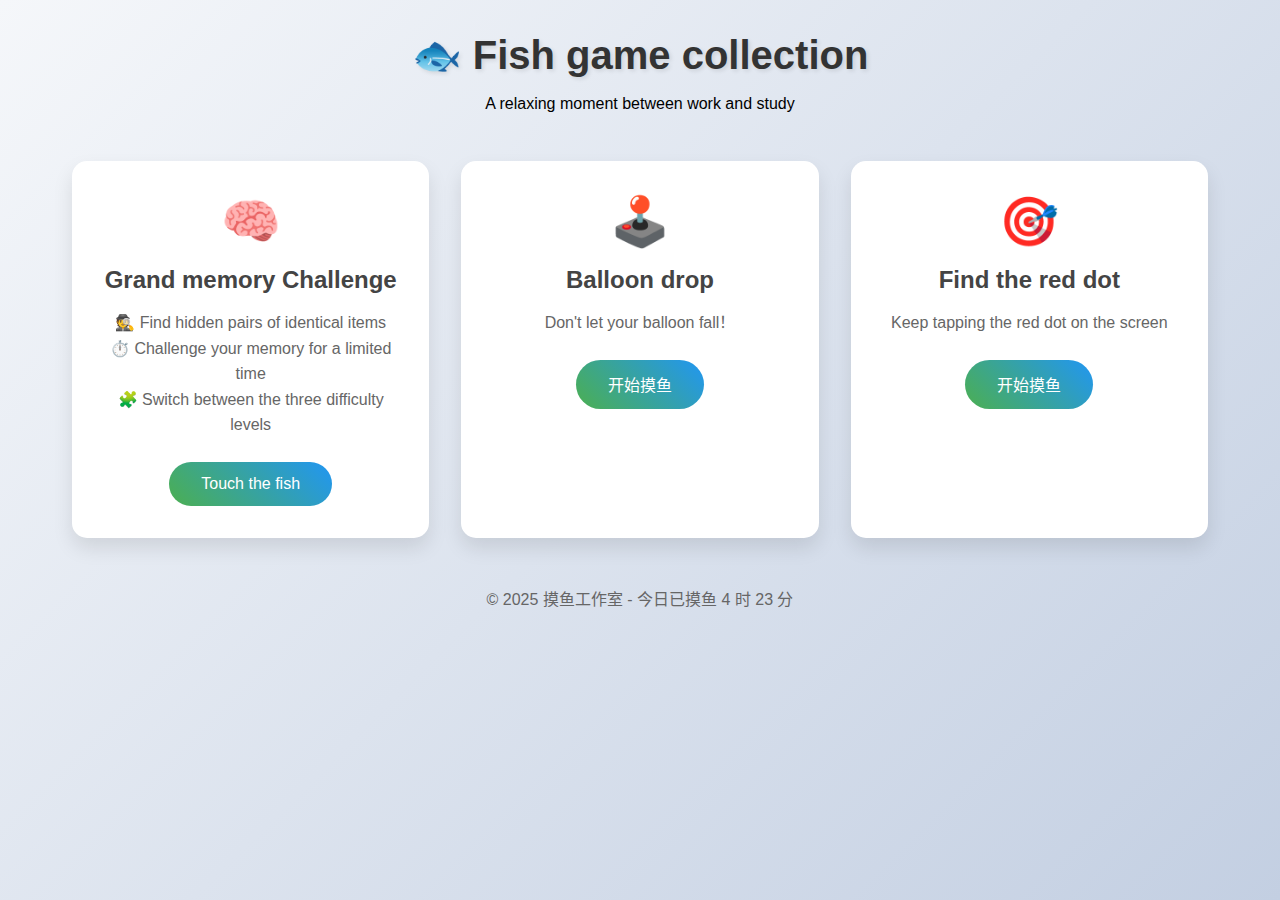
<file: index.html>
<!DOCTYPE html>
<html lang="zh-CN">
<head>
    <!-- Google tag (gtag.js) -->
<script async src="https://www.googletagmanager.com/gtag/js?id=G-7P2KKYVFKP"></script>
<script>
  window.dataLayer = window.dataLayer || [];
  function gtag(){dataLayer.push(arguments);}
  gtag('js', new Date());

  gtag('config', 'G-7P2KKYVFKP');
</script>
    <meta charset="UTF-8">
    <meta name="viewport" content="width=device-width, initial-scale=1.0">
    <title>Fish game collection</title>
    <style>
        :root {
            --primary-color: #4CAF50;
            --secondary-color: #2196F3;
            --accent-color: #FF9800;
        }

        * {
            margin: 0;
            padding: 0;
            box-sizing: border-box;
            font-family: 'Segoe UI', Tahoma, Geneva, Verdana, sans-serif;
        }

        body {
            background: linear-gradient(135deg, #f5f7fa 0%, #c3cfe2 100%);
            min-height: 100vh;
        }

        .container {
            max-width: 1200px;
            margin: 0 auto;
            padding: 2rem;
        }

        header {
            text-align: center;
            margin-bottom: 3rem;
        }

        h1 {
            font-size: 2.5rem;
            color: #333;
            margin-bottom: 1rem;
            text-shadow: 2px 2px 4px rgba(0,0,0,0.1);
        }

        .games-container {
            display: grid;
            grid-template-columns: repeat(auto-fit, minmax(300px, 1fr));
            gap: 2rem;
        }

        .game-card {
            background: white;
            border-radius: 15px;
            padding: 2rem;
            box-shadow: 0 10px 20px rgba(0,0,0,0.1);
            transition: transform 0.3s ease;
            text-align: center;
        }

        .game-card:hover {
            transform: translateY(-5px);
            box-shadow: 0 15px 30px rgba(0,0,0,0.15);
        }

        .game-icon {
            font-size: 3rem;
            margin-bottom: 1rem;
            color: var(--secondary-color);
        }

        h2 {
            color: #444;
            margin-bottom: 1rem;
        }

        .game-description {
            color: #666;
            line-height: 1.6;
            margin-bottom: 1.5rem;
        }

        .play-btn {
            background: linear-gradient(45deg, var(--primary-color), var(--secondary-color));
            color: white;
            border: none;
            padding: 0.8rem 2rem;
            border-radius: 25px;
            cursor: pointer;
            font-size: 1rem;
            transition: transform 0.2s ease;
        }

        .play-btn:hover {
            transform: scale(1.05);
            box-shadow: 0 5px 15px rgba(0,0,0,0.2);
        }

        /* 游戏容器样式 */
        #gameContainer {
            position: fixed;
            top: 0;
            left: 0;
            width: 100%;
            height: 100%;
            background: #fff;
            z-index: 1000;
        }

        /* 返回按钮样式 */
        .back-btn {
            position: fixed;
            top: 20px;
            right: 20px;
            padding: 10px 20px;
            background: linear-gradient(45deg, var(--primary-color), var(--secondary-color));
            color: white;
            border: none;
            border-radius: 25px;
            cursor: pointer;
            font-size: 1rem;
            z-index: 1001;
            box-shadow: 0 4px 15px rgba(0,0,0,0.2);
            transition: transform 0.2s ease;
        }

        .back-btn:hover {
            transform: scale(1.05);
        }

        footer {
            text-align: center;
            margin-top: 3rem;
            color: #666;
        }
    </style>
</head>
<body>
    <div class="container">
        <header>
            <h1>🐟 Fish game collection</h1>
            <p>A relaxing moment between work and study</p>
        </header>

        <div class="games-container">
       <!-- 游戏1 - 记忆大挑战 -->
<div class="game-card">
    <div class="game-icon">🧠</div>
    <h2>Grand memory Challenge</h2>
    <p class="game-description">
    🕵️ Find hidden pairs of identical items<br>
    ⏱️ Challenge your memory for a limited time<br>
    🧩 Switch between the three difficulty levels
    </p>
    <button class="play-btn" onclick="startGame('game1.html')">Touch the fish</button>
</div>

            <!-- 游戏2 -->
            <div class="game-card">
                <div class="game-icon">🕹️</div>
                <h2>Balloon drop</h2>
                <p class="game-description">
                    Don't let your balloon fall！
                </p>
                <button class="play-btn" onclick="startGame('game2.html')">开始摸鱼</button>
            </div>

            <!-- 游戏3 -->
            <div class="game-card">
                <div class="game-icon">🎯</div>
                <h2>Find the red dot</h2>
                <p class="game-description">
                    Keep tapping the red dot on the screen
                </p>
                <button class="play-btn" onclick="startGame('game3.html')">开始摸鱼</button>
            </div>
        </div>

        <footer>
            <p>© 2025 Fish studio xl</p>
        </footer>
    </div>

    <script>
        // 修改后的游戏启动函数
        function startGame(gamePage) {
            document.querySelectorAll('#gameContainer').forEach(container => {
    container.remove();
});
            // 添加加载动画
            const btn = event.target;
            btn.disabled = true;
            btn.innerHTML = '<div class="loader"></div> Loading...';
            
            setTimeout(() => {
                // 隐藏主页面内容
                document.querySelector('.container').style.display = 'none';
                
                // 创建游戏容器
                const gameContainer = document.createElement('div');
                gameContainer.id = 'gameContainer';
                document.body.appendChild(gameContainer);
                
                // 添加历史记录状态
                history.pushState({ game: true }, '', gamePage);
                
                // 监听浏览器后退事件
            // 修改后的 popstate 事件监听
window.addEventListener('popstate', function(event) {
    const containers = document.querySelectorAll('#gameContainer');
    containers.forEach(container => {
        // 触发游戏销毁事件
        const destroyEvent = new CustomEvent('gameDestroy');
        container.dispatchEvent(destroyEvent);
        container.remove();
    });
    document.querySelector('.container').style.display = 'block';
    
    // 强制重绘防止渲染残留
    document.body.offsetHeight;
});

                
                // 加载游戏页面
                fetch(gamePage)
                    .then(response => {
                        if (!response.ok) {
                            throw new Error(`HTTP error! status: ${response.status}`);
                        }
                        return response.text();
                    })
                    .then(html => {
                        gameContainer.innerHTML = html;
                        
                        // 重新加载游戏脚本
                        const scripts = gameContainer.getElementsByTagName('script');
                        for(let script of scripts) {
                            const newScript = document.createElement('script');
                            if (script.src) {
                                newScript.src = script.src;
                            } else {
                                newScript.textContent = script.textContent;
                            }
                            script.parentNode.replaceChild(newScript, script);
                        }
                        
                        // 触发游戏初始化事件
                        const initEvent = new CustomEvent('gameInit');
                        gameContainer.dispatchEvent(initEvent);
                    })
                    .catch(error => {
                        console.error('游戏加载失败:', error);
                        gameContainer.innerHTML = `
                            <div style="text-align: center; padding: 2rem;">
                                <h2>游戏加载失败</h2>
                                <p>请稍后重试</p>
                            </div>
                        `;
                    })
                    .finally(() => {
                        btn.disabled = false;
                        btn.innerHTML = 'Start';
                    });
            }, 500);
        }

        // 动态时间显示
        function updateFishTime() {
    const now = new Date();
    document.querySelector('footer p').innerHTML = 
        `© 2025 摸鱼工作室 - 今日已摸鱼 ${now.getHours()} 时 ${now.getMinutes()} 分`;
}
        
        // 初始化
        updateFishTime();
        setInterval(updateFishTime, 1000); // 每分钟更新

        // 添加加载动画样式
        const style = document.createElement('style');
        style.textContent = `
            .loader {
                display: inline-block;
                width: 12px;
                height: 12px;
                border: 2px solid #fff;
                border-radius: 50%;
                border-top-color: transparent;
                animation: spin 0.8s linear infinite;
            }
            @keyframes spin {
                to { transform: rotate(360deg); }
            }
        `;
        document.head.appendChild(style);
    </script>
</body>
</html>
</file>
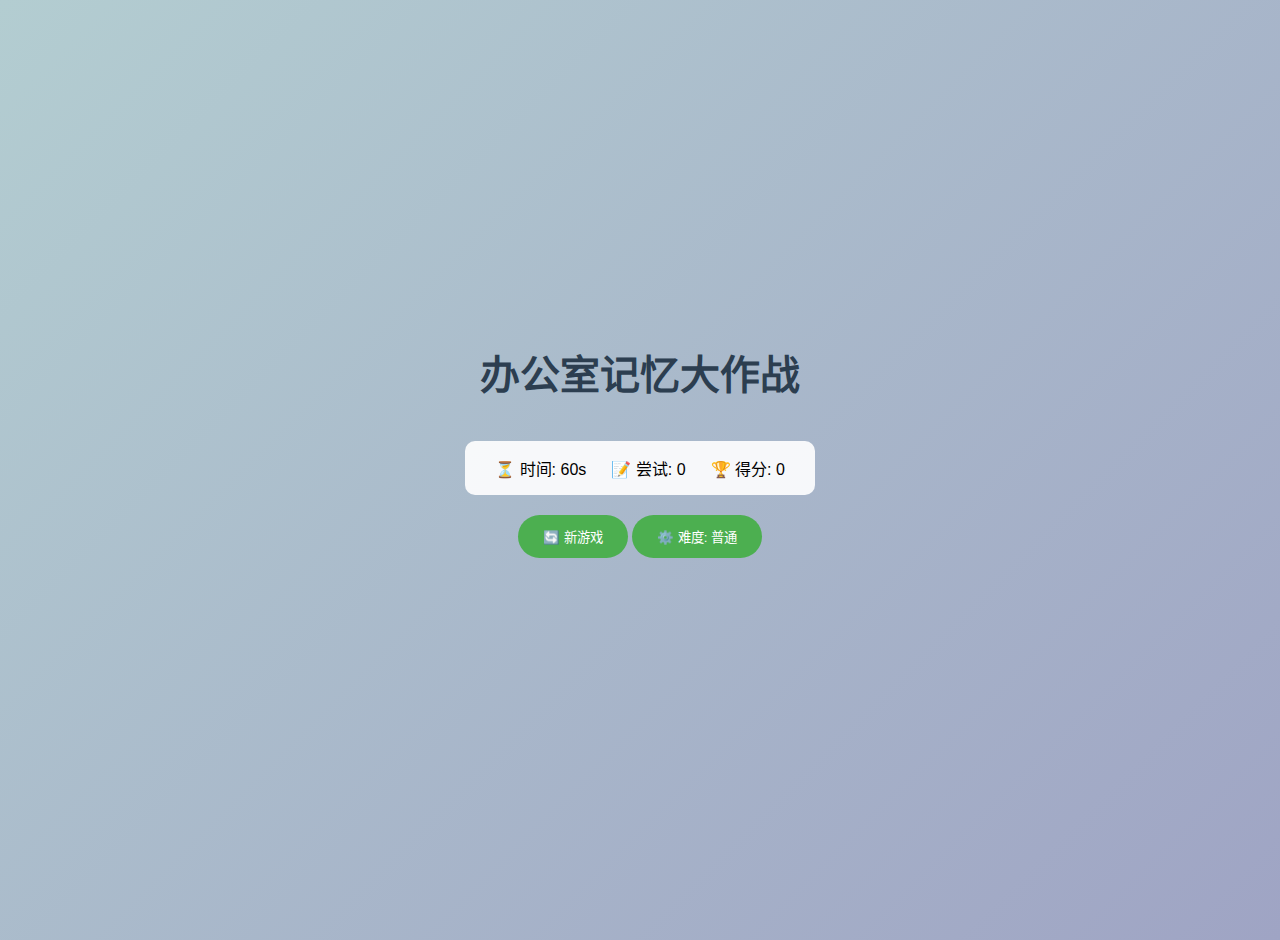
<file: game1.html>
<!DOCTYPE html>
<html lang="zh-CN">
<head>
    <!-- Google tag (gtag.js) -->
<script async src="https://www.googletagmanager.com/gtag/js?id=G-7P2KKYVFKP"></script>
<script>
  window.dataLayer = window.dataLayer || [];
  function gtag(){dataLayer.push(arguments);}
  gtag('js', new Date());

  gtag('config', 'G-7P2KKYVFKP');
</script>
    <meta charset="UTF-8">
    <meta name="viewport" content="width=device-width, initial-scale=1.0">
    <title>办公室记忆大作战</title>
    <!-- 在现有的<style>标签内添加CSS动画 -->
<style>
    /* 其他已有样式... */

    /* 在这里添加新动画 */
    @keyframes matchSuccess {
        0% { transform: scale(1); }
    25% { transform: scale(1.05); } /* 减小缩放幅度 */
    50% { transform: scale(0.98); }
    75% { transform: scale(1.02); }
    100% { transform: scale(1); }
    }

    @keyframes glow {
    0% { box-shadow: 0 0 10px rgba(76,175,80,0.3); } /* 降低发光强度 */
    100% { box-shadow: 0 0 15px rgba(76,175,80,0.5); }
}


.card.matched {
    animation: matchSuccess 0.5s ease-out;
    opacity: 1 !important; /* 强制保持可见 */
    visibility: visible !important;
}

    .card.matched .card-front {
        background: rgba(76, 175, 80, 0.7); /* 添加透明度 */
        color: rgba(255,255,255,0.9);
        animation: 
        glow 1s ease-in-out infinite alternate,
        matchSuccess 0.4s ease-out; /* 缩短动画时间 */
        }

    .particle {
        position: absolute;
        width: 10px;
        height: 10px;
        background: #FFD700;
        border-radius: 50%;
        pointer-events: none;
        animation: particleFly 1s ease-out forwards;
    }

    @keyframes particleFly {
        0% {
            opacity: 1;
            transform: translate(0, 0);
        }
        100% {
            opacity: 0;
            transform: translate(var(--tx), var(--ty));
        }
    }
    /* 添加过渡效果 */
    .card {
        transition: all 0.2s ease-out;
    }
</style>

<script>
function checkMatch() {
    const isMatch = gameState.firstCard.dataset.value === gameState.secondCard.dataset.value;
    
    if (isMatch) {
        // 添加异步动画处理
        requestAnimationFrame(() => {
            gameState.firstCard.classList.add('matched');
            gameState.secondCard.classList.add('matched');
            checkGameWin();
        });
        
        gameState.score += 100 * gameState.difficulty;
        document.getElementById('score').textContent = gameState.score;
        resetBoard();
    } else {
        gameState.lockBoard = true;
        setTimeout(() => {
            gameState.firstCard.classList.remove('flipped');
            gameState.secondCard.classList.remove('flipped');
            resetBoard();
        }, 800);
    }
}
    // 在现有函数之后添加新函数
    // 新增开始：粒子效果函数
    function createParticles(card) {
        const rect = card.getBoundingClientRect();
        const centerX = rect.left + rect.width/2;
        const centerY = rect.top + rect.height/2;

        for(let i = 0; i < 8; i++) {
            const particle = document.createElement('div');
            particle.className = 'particle';
            
            const angle = (Math.PI * 2) * (i / 8);
            const tx = Math.cos(angle) * 50;
            const ty = Math.sin(angle) * 50;
            
            particle.style.setProperty('--tx', `${tx}px`);
            particle.style.setProperty('--ty', `${ty}px`);
            particle.style.left = `${centerX}px`;
            particle.style.top = `${centerY}px`;
            
            document.body.appendChild(particle);
            
            setTimeout(() => particle.remove(), 1000);
        }
    }
    // 新增结束

    // 其他已有函数...
</script>
    <style>
        :root {
            --primary-color: #4CAF50;
            --danger-color: #ff5252;
            --bg-gradient: linear-gradient(135deg, #b3cdd1 0%, #9fa4c4 100%);
        }

        body {
            font-family: 'Segoe UI', Tahoma, Geneva, Verdana, sans-serif;
            background: var(--bg-gradient);
            min-height: 100vh;
            margin: 0;
            padding: 20px;
            display: flex;
            flex-direction: column;
            align-items: center;
            justify-content: center;
        }

        .game-container {
            display: flex;
            flex-direction: column;
            align-items: center;
            max-width: 800px;
            width: 100%;
        }

        .game-title {
            color: #2c3e50;
            font-size: 2.5em;
            margin: 0 0 20px 0;
            text-align: center;
        }

        .game-board {
            display: grid;
            gap: 15px;
            perspective: 1000px;
            margin: 20px 0;
        }

        .card {
            width: 100px;
            height: 130px;
            position: relative;
            cursor: pointer;
            transform-style: preserve-3d;
            transition: transform 0.6s;
        }

        .card.flipped {
            transform: rotateY(180deg);
        }

        .card-face {
            position: absolute;
            width: 100%;
            height: 100%;
            backface-visibility: hidden;
            display: flex;
            justify-content: center;
            align-items: center;
            border-radius: 10px;
            box-shadow: 0 4px 15px rgba(0,0,0,0.1);
            font-size: 2em;
        }

        .card-front { background: #fff; transform: rotateY(180deg); }
        .card-back { background: linear-gradient(45deg, #ff9a9e, #fad0c4); }

        .stats-panel {
            display: flex;
            gap: 25px;
            background: rgba(255,255,255,0.9);
            padding: 15px 30px;
            border-radius: 10px;
            margin: 20px 0;
        }

        .game-btn {
            background: var(--primary-color);
            color: white;
            border: none;
            padding: 12px 25px;
            border-radius: 25px;
            cursor: pointer;
            transition: all 0.3s;
        }

        @media (max-width: 768px) {
            body {
                padding: 15px;
            }
            .game-board {
                grid-template-columns: repeat(3, 1fr);
            }
        }
    </style>
</head>
<body>
    <div class="game-container">
        <h1 class="game-title">办公室记忆大作战</h1>
        
        <div class="stats-panel">
            <div>⏳ 时间: <span id="timer">60</span>s</div>
            <div>📝 尝试: <span id="attempts">0</span></div>
            <div>🏆 得分: <span id="score">0</span></div>
        </div>

        <div class="control-panel">
            <button class="game-btn" onclick="startGame()">🔄 新游戏</button>
            <button class="game-btn" onclick="toggleDifficulty()">⚙️ 难度: <span id="difficulty">普通</span></button>
        </div>

        <div class="game-board" id="gameBoard"></div>
    </div>

    <script>
        // ========== 游戏核心逻辑 ==========
        const OFFICE_ITEMS = ['🍉','🫐','🍊','🍍','🍇','🍌','🍑','🥝','🍓','🍒','🥑','🍏'];
        const DIFFICULTY_SETTINGS = {
            1: { text: '简单', time: 90, pairs: 6, columns: 3 },
            2: { text: '普通', time: 60, pairs: 8, columns: 4 },
            3: { text: '困难', time: 45, pairs: 10, columns: 5 }
        };

        let gameState = {
            difficulty: 2,
            attempts: 0,
            score: 0,
            timeLeft: 60,
            firstCard: null,
            secondCard: null,
            lockBoard: false,
            timerId: null
        };

        // ========== 游戏功能函数 ==========
        function createGameBoard() {
            const gameBoard = document.getElementById('gameBoard');
            gameBoard.innerHTML = '';
            
            const config = DIFFICULTY_SETTINGS[gameState.difficulty];
            gameBoard.style.gridTemplateColumns = `repeat(${config.columns}, 1fr)`;

            const items = OFFICE_ITEMS
                .slice(0, config.pairs)
                .flatMap(item => [item, item])
                .sort(() => Math.random() - 0.5);

            items.forEach((item, index) => {
                const card = document.createElement('div');
                card.className = 'card';
                card.dataset.value = item;
                card.innerHTML = `
                    <div class="card-face card-front">${item}</div>
                    <div class="card-face card-back"></div>
                `;
                card.addEventListener('click', () => handleCardClick(card));
                gameBoard.appendChild(card);
            });
        }

        function handleCardClick(card) {
    if (gameState.lockBoard || 
        card === gameState.firstCard || 
        card.classList.contains('matched')) return;

    // 添加点击即时反馈
    card.style.transform = 'scale(0.95)';
    setTimeout(() => card.style.transform = '', 100);

            card.classList.add('flipped');

            if (!gameState.firstCard) {
                gameState.firstCard = card;
                return;
            }

            gameState.secondCard = card;
            gameState.attempts++;
            document.getElementById('attempts').textContent = gameState.attempts;
            checkMatch();
        }
        document.getElementById('gameContainer').addEventListener('gameDestroy', () => {
    // 清理游戏特定资源
    clearInterval(timerId);
    cancelAnimationFrame(animationFrame);
    document.removeEventListener('keydown', keyHandler);
});
        function checkMatch() {
            const isMatch = gameState.firstCard.dataset.value === gameState.secondCard.dataset.value;
            
            if (isMatch) {
                gameState.score += 100 * gameState.difficulty;
                document.getElementById('score').textContent = gameState.score;
                gameState.firstCard.classList.add('matched');
                gameState.secondCard.classList.add('matched');
                resetBoard();
                checkGameWin();
            } else {
                gameState.lockBoard = true;
                setTimeout(() => {
                    gameState.firstCard.classList.remove('flipped');
                    gameState.secondCard.classList.remove('flipped');
                    resetBoard();
                }, 1000);
            }
        }

        function resetBoard() {
            [gameState.firstCard, gameState.secondCard] = [null, null];
    gameState.lockBoard = false; // 立即解除全局锁定
        }

        function startGame() {
            clearInterval(gameState.timerId);
            const config = DIFFICULTY_SETTINGS[gameState.difficulty];
            
            gameState = {
                ...gameState,
                attempts: 0,
                score: 0,
                timeLeft: config.time,
                firstCard: null,
                secondCard: null,
                lockBoard: false
            };

            document.getElementById('attempts').textContent = 0;
            document.getElementById('score').textContent = 0;
            document.getElementById('timer').textContent = config.time;
            
            createGameBoard();
            startTimer();
        }

        function toggleDifficulty() {
            gameState.difficulty = gameState.difficulty % 3 + 1;
            const { text } = DIFFICULTY_SETTINGS[gameState.difficulty];
            document.getElementById('difficulty').textContent = text;
            startGame();
        }

        function startTimer() {
            gameState.timerId = setInterval(() => {
                gameState.timeLeft--;
                document.getElementById('timer').textContent = gameState.timeLeft;
                
                if (gameState.timeLeft <= 0) {
                    clearInterval(gameState.timerId);
                    alert('⌛ 时间到！游戏结束');
                }
            }, 1000);
        }

        function checkGameWin() {
            const check = () => {
        if (document.querySelectorAll('.card:not(.matched)').length === 0) {
            clearInterval(gameState.timerId);
            const finalScore = gameState.score + gameState.timeLeft * 10;
            
            // 延长延迟到2000ms（2秒）
            setTimeout(() => {
                alert(`🎉 挑战成功！得分: ${finalScore}`);
                // 可在此处添加其他胜利后的操作
            }, 1000); // 从500ms改为2000ms
        }
    }
    requestAnimationFrame(check);
}
        // 初始化游戏
        startGame();
    </script>
</body>
</html>
</file>
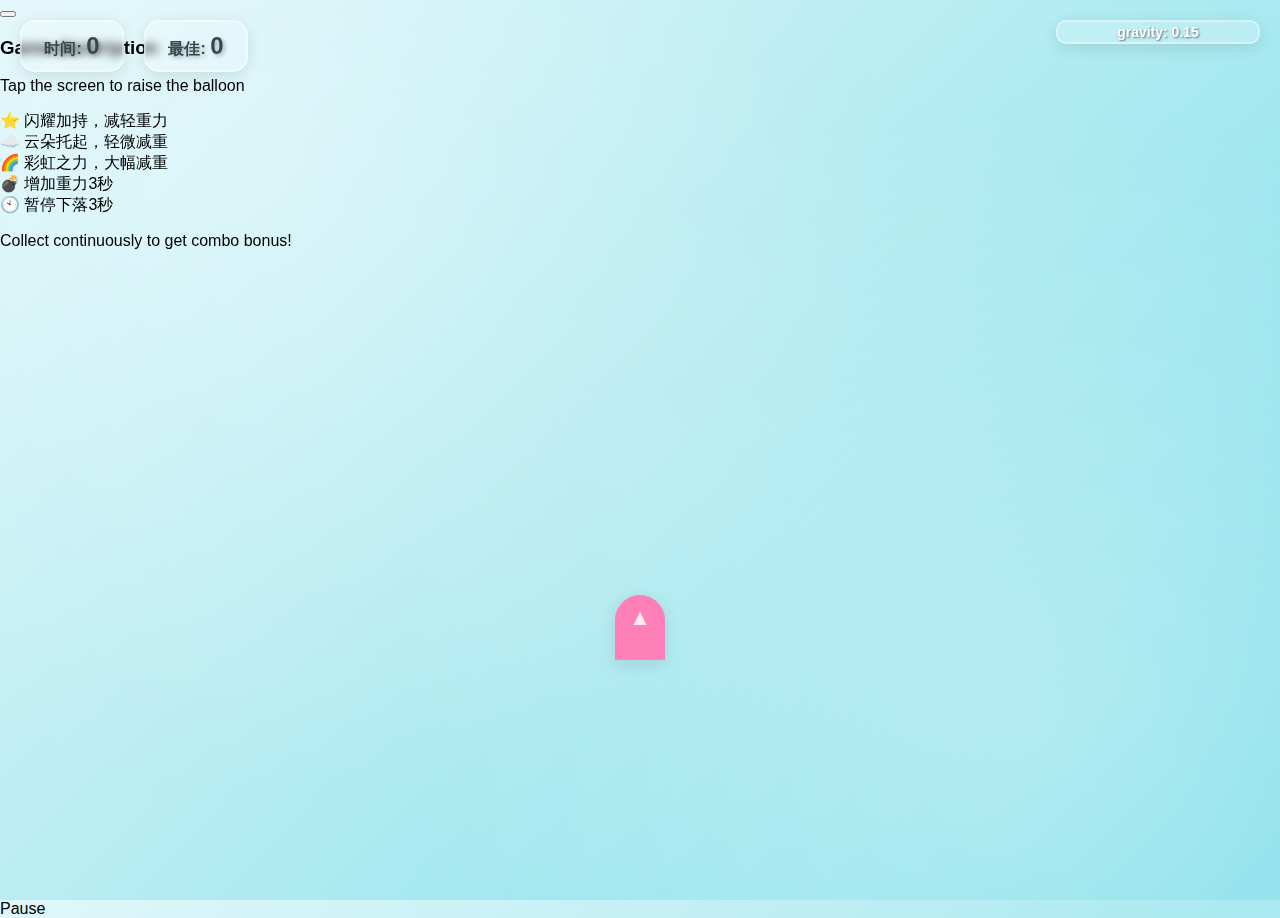
<file: game2.html>
<!DOCTYPE html>
<html lang="zh">
<head>
    <!-- Google tag (gtag.js) -->
<script async src="https://www.googletagmanager.com/gtag/js?id=G-7P2KKYVFKP"></script>
<script>
  window.dataLayer = window.dataLayer || [];
  function gtag(){dataLayer.push(arguments);}
  gtag('js', new Date());

  gtag('config', 'G-7P2KKYVFKP');
</script>
    <meta charset="UTF-8">
    <meta name="viewport" content="width=device-width, initial-scale=1.0">
    <title>Balloon drop</title>
    <link rel="stylesheet" href="game2style.css">
</head>
<body>
    <div id="game">
        <div id="balloon"></div>
        <div id="hud">
            <div id="timer">0</div>
            <div id="bestTime">0</div>
        </div>
        <div id="gravityBar">
            <div id="gravityFill"></div>
            <div id="gravityText">gravity: 0.15</div>
        </div>
        <button id="pauseButton"> </button>
        <div class="game-instructions">
            <h3>Game description</h3>
            <p>Tap the screen to raise the balloon</p>
            <div class="collectible-info">⭐️ <span>闪耀加持，减轻重力</span></div>
            <div class="collectible-info">☁️ <span>云朵托起，轻微减重</span></div>
            <div class="collectible-info">🌈 <span>彩虹之力，大幅减重</span></div>
            <div class="collectible-info">💣 <span>增加重力3秒</span></div>
            <div class="collectible-info">🕙 <span>暂停下落3秒</span></div>
            <p>Collect continuously to get combo bonus!</p>
            <p> </p>
        </div>
    </div>
    <div id="pauseOverlay">
        <span>Pause</span>
    </div>
    <div id="topBoundary"></div>
    <div id="bottomBoundary"></div>
    <div class="cloud-decoration"></div>
    <script src="game2Js.js"></script>
</body>
</html>
</file>
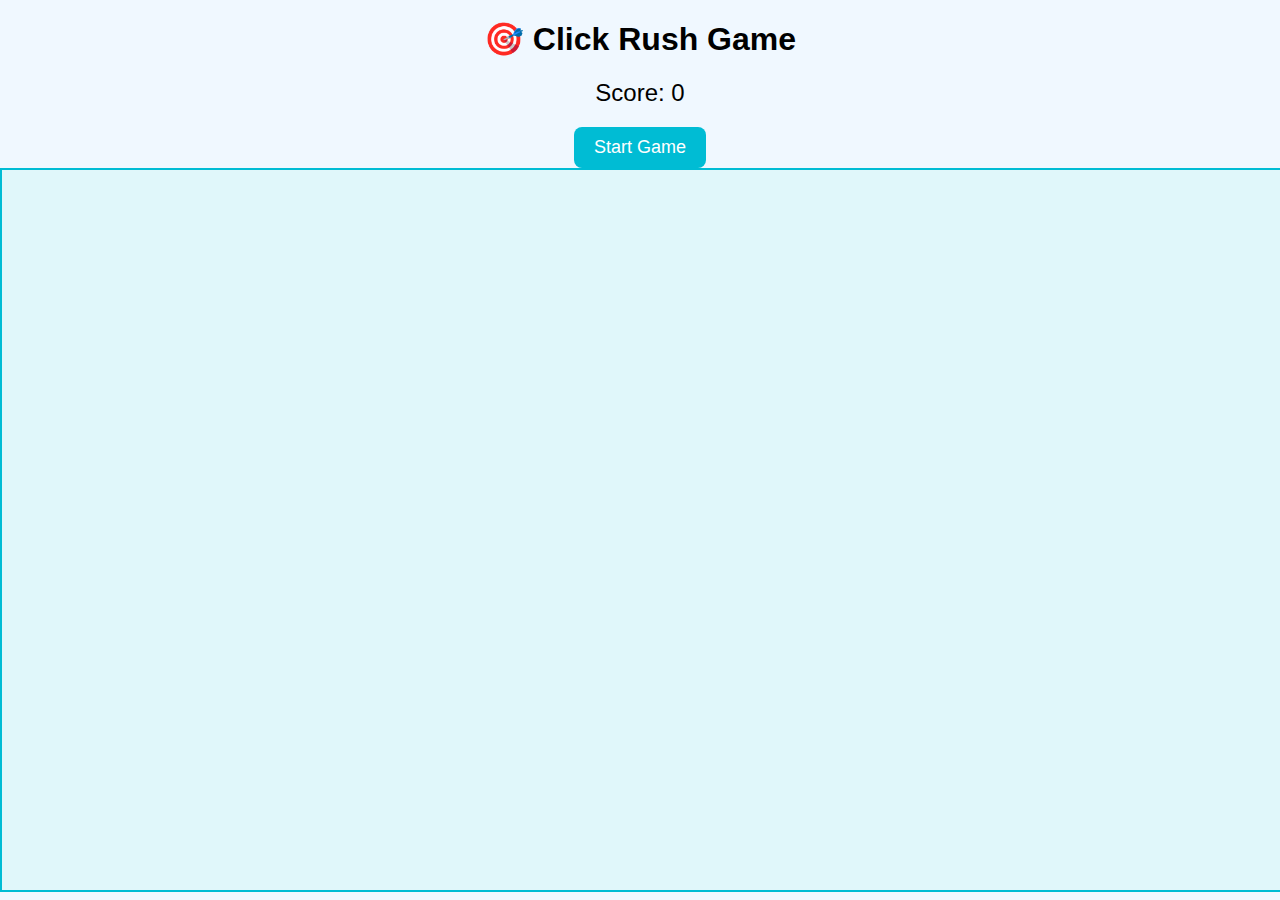
<file: game3.html>
<!DOCTYPE html>
<html lang="en">
<head>
  <meta charset="UTF-8">
  <title>Click Rush Game</title>
  <style>
    body {
      margin: 0;
      font-family: Arial, sans-serif;
      text-align: center;
      background-color: #f0f8ff;
    }
    h1 {
      margin-top: 20px;
    }
    #game-area {
      position: relative;
      width: 100vw;
      height: 80vh;
      overflow: hidden;
      background: #e0f7fa;
      border: 2px solid #00bcd4;
    }
    .circle {
      position: absolute;
      width: 60px;
      height: 60px;
      border-radius: 50%;
      background-color: #ff4081;
      cursor: pointer;
      box-shadow: 0 0 10px #ff4081;
      transition: background-color 0.2s;
    }
    #score {
      font-size: 24px;
      margin: 20px;
    }
    #start-btn {
      padding: 10px 20px;
      font-size: 18px;
      background-color: #00bcd4;
      color: white;
      border: none;
      cursor: pointer;
      border-radius: 8px;
    }
    #start-btn:hover {
      background-color: #0097a7;
    }
  </style>
</head>
<body>

<h1>🎯 Click Rush Game</h1>
<div id="score">Score: 0</div>
<button id="start-btn">Start Game</button>
<div id="game-area"></div>

<script>
  const gameArea = document.getElementById('game-area');
  const scoreDisplay = document.getElementById('score');
  const startBtn = document.getElementById('start-btn');
  let score = 0;
  let gameInterval;
  let timeout;

  function startGame() {
    score = 0;
    scoreDisplay.textContent = 'Score: 0';
    startBtn.disabled = true;
    gameArea.innerHTML = '';
    spawnCircle();
  }

  function spawnCircle() {
    const circle = document.createElement('div');
    circle.classList.add('circle');

    const x = Math.random() * (window.innerWidth - 60);
    const y = Math.random() * (gameArea.offsetHeight - 60);

    circle.style.left = `${x}px`;
    circle.style.top = `${y}px`;

    circle.addEventListener('click', () => {
      score++;
      scoreDisplay.textContent = `Score: ${score}`;
      clearTimeout(timeout);
      circle.remove();
      spawnCircle();
    });

    gameArea.appendChild(circle);

    timeout = setTimeout(() => {
      alert('Game over! Your score is：' + score);
      resetGame();
    }, 1500);
  }

  function resetGame() {
    startBtn.disabled = false;
    gameArea.innerHTML = '';
  }

  startBtn.addEventListener('click', startGame);
</script>

</body>
</html>
</file>
<file: game2style.css>
/* 基础样式 */
body {
    margin: 0;
    overflow: hidden;
    height: 100vh;
    background: linear-gradient(135deg, #e0f7fa 0%, #b2ebf2 50%, #80deea 100%);
    animation: gradientBG 20s ease infinite;
    cursor: pointer;
    font-family: 'Comic Sans MS', cursive, sans-serif;
}

@keyframes gradientBG {
    0% {
        background-position: 0% 50%;
    }
    50% {
        background-position: 100% 50%;
    }
    100% {
        background-position: 0% 50%;
    }
}

/* 添加柔和的云朵效果 */
body::before {
    content: '';
    position: fixed;
    top: 0;
    left: 0;
    right: 0;
    bottom: 0;
    background: 
        radial-gradient(circle at 20% 20%, rgba(255, 255, 255, 0.3) 0%, transparent 50%),
        radial-gradient(circle at 80% 80%, rgba(255, 255, 255, 0.3) 0%, transparent 50%);
    pointer-events: none;
}

#game {
    width: 100vw;
    height: 100vh;
    position: relative;
    overflow: hidden;
}

/* 气球样式 */
#balloon {
    width: 60px;
    height: 80px;
    position: absolute;
    transition: transform 0.1s;
    background: url('data:image/svg+xml;utf8,<svg xmlns="http://www.w3.org/2000/svg" viewBox="0 0 36 48"><path fill="%23FF69B4" d="M18 3C10 3 3 10 3 18v24h30V18c0-8-7-15-15-15z"/><path fill="%23FFF" d="M18 13l-4 8h8l-4-8z"/><path fill="%23FFB6C1" d="M18 3C10 3 3 10 3 18v24h30V18c0-8-7-15-15-15z" opacity="0.3"/></svg>');
    z-index: 2;
    filter: drop-shadow(0 4px 8px rgba(0,0,0,0.1));
}

/* HUD界面 */
#hud {
    position: fixed;
    top: 20px;
    left: 20px;
    display: flex;
    gap: 20px;
    align-items: center;
    color: #FFF;
    text-shadow: 2px 2px 4px rgba(0,0,0,0.3);
    font-size: 24px;
    font-weight: bold;
}

#timer, #bestTime {
    background: rgba(255, 255, 255, 0.2);
    padding: 10px 20px;
    border-radius: 15px;
    backdrop-filter: blur(5px);
    border: 2px solid rgba(255, 255, 255, 0.4);
    box-shadow: 0 4px 15px rgba(0,0,0,0.1);
    min-width: 60px;
    text-align: center;
    color: #37474F;
}

#timer::before {
    content: '时间: ';
    font-size: 16px;
}

#bestTime::before {
    content: '最佳: ';
    font-size: 16px;
}

/* 游戏边界警示 */
.boundary {
    position: fixed;
    left: 0;
    right: 0;
    height: 30px;
    background: linear-gradient(90deg, rgba(255,0,0,0.2), rgba(255,0,0,0.4), rgba(255,0,0,0.2));
    transition: opacity 0.5s;
    opacity: 0;
    z-index: 1;
}

#topBoundary { 
    top: 0; 
    box-shadow: 0 5px 15px rgba(255,0,0,0.2); 
}

#bottomBoundary { 
    bottom: 0; 
    box-shadow: 0 -5px 15px rgba(255,0,0,0.2); 
}

/* 动画效果 */
@keyframes spin {
    from { transform: rotate(0deg); }
    to { transform: rotate(360deg); }
}

@keyframes floatUp {
    0% { opacity: 1; transform: translateY(0); }
    100% { opacity: 0; transform: translateY(-50px); }
}

@keyframes pulse {
    0% { transform: translate(-50%, -50%) scale(1); }
    50% { transform: translate(-50%, -50%) scale(1.2); }
    100% { transform: translate(-50%, -50%) scale(1); }
}

@keyframes dangerGlow {
    0% { filter: drop-shadow(0 0 5px #ff0000); }
    50% { filter: drop-shadow(0 0 15px #ff0000); }
    100% { filter: drop-shadow(0 0 5px #ff0000); }
}

@keyframes alertFade {
    0% { opacity: 0; transform: translate(-50%, -20px); }
    20% { opacity: 1; transform: translate(-50%, 0); }
    80% { opacity: 1; transform: translate(-50%, 0); }
    100% { opacity: 0; transform: translate(-50%, 20px); }
}

/* 特效类 */
.balloon-pulse {
    animation: pulse 0.3s ease-out;
}

.danger-glow {
    animation: dangerGlow 1s infinite;
}

.floating-text {
    position: fixed;
    color: #FFF;
    font: bold 20px Arial;
    text-shadow: 2px 2px 4px rgba(0,0,0,0.5);
    animation: floatUp 1.5s ease-out forwards;
}

.difficulty-alert {
    position: fixed;
    top: 20%;
    left: 50%;
    transform: translateX(-50%);
    background: linear-gradient(45deg, #FF6B6B, #FF8E53);
    color: white;
    padding: 15px 30px;
    border-radius: 25px;
    font-size: 24px;
    text-align: center;
    opacity: 0;
    animation: alertFade 3s ease-out;
    box-shadow: 0 4px 15px rgba(0,0,0,0.2);
    z-index: 999;
}

/* 星星样式 */
.star {
    position: absolute;
    cursor: pointer;
    transition: all 0.3s ease;
    z-index: 3;
    filter: drop-shadow(0 2px 4px rgba(0,0,0,0.2));
}

.star.small {
    width: 20px;
    height: 20px;
    background: url('data:image/svg+xml;utf8,<svg xmlns="http://www.w3.org/2000/svg" viewBox="0 0 24 24"><path fill="%23FFD700" d="M12 2l3.09 6.26L22 9.27l-5 4.87 1.18 6.88L12 17.77l-6.18 3.25L7 14.14 2 9.27l6.91-1.01L12 2z"/><path fill="%23FFF" d="M12 2l3.09 6.26L22 9.27l-5 4.87 1.18 6.88L12 17.77l-6.18 3.25L7 14.14 2 9.27l6.91-1.01L12 2z" opacity="0.3"/></svg>');
}

.star.medium {
    width: 30px;
    height: 30px;
    background: url('data:image/svg+xml;utf8,<svg xmlns="http://www.w3.org/2000/svg" viewBox="0 0 24 24"><path fill="%23FFD700" d="M12 2l3.09 6.26L22 9.27l-5 4.87 1.18 6.88L12 17.77l-6.18 3.25L7 14.14 2 9.27l6.91-1.01L12 2z"/><path fill="%23FFF" d="M12 2l3.09 6.26L22 9.27l-5 4.87 1.18 6.88L12 17.77l-6.18 3.25L7 14.14 2 9.27l6.91-1.01L12 2z" opacity="0.3"/></svg>');
}

.star.large {
    width: 40px;
    height: 40px;
    background: url('data:image/svg+xml;utf8,<svg xmlns="http://www.w3.org/2000/svg" viewBox="0 0 24 24"><path fill="%23FFD700" d="M12 2l3.09 6.26L22 9.27l-5 4.87 1.18 6.88L12 17.77l-6.18 3.25L7 14.14 2 9.27l6.91-1.01L12 2z"/><path fill="%23FFF" d="M12 2l3.09 6.26L22 9.27l-5 4.87 1.18 6.88L12 17.77l-6.18 3.25L7 14.14 2 9.27l6.91-1.01L12 2z" opacity="0.3"/></svg>');
}

.star:hover {
    transform: scale(1.2) rotate(15deg);
    filter: brightness(1.2) drop-shadow(0 4px 8px rgba(255,215,0,0.4));
}

/* 分数效果 */
.score-effect {
    position: fixed;
    font-size: 24px;
    color: #FF69B4;
    text-shadow: 2px 2px 4px rgba(0,0,0,0.3);
    pointer-events: none;
    z-index: 1000;
    white-space: nowrap;
    text-align: center;
    animation: floatUp 0.8s ease-out forwards;
    transform: translate(-50%, -50%);
    font-weight: bold;
}

/* 屏幕发光效果 */
.glow-effect {
    position: fixed;
    top: 0;
    left: 0;
    right: 0;
    bottom: 0;
    background: radial-gradient(circle at center, rgba(255,215,0,0.2) 0%, transparent 70%);
    pointer-events: none;
    animation: fadeOut 1.5s ease-out forwards;
    z-index: 5;
}

@keyframes fadeOut {
    from { opacity: 1; }
    to { opacity: 0; }
}

/* 里程碑提示 */
.milestone {
    position: fixed;
    top: 50%;
    left: 50%;
    transform: translate(-50%, -50%);
    background: linear-gradient(45deg, #FFD700, #FFA500);
    color: white;
    padding: 20px 40px;
    border-radius: 30px;
    font-size: 28px;
    text-align: center;
    opacity: 0;
    animation: alertFade 2s ease-out;
    box-shadow: 0 4px 20px rgba(0,0,0,0.3);
    z-index: 999;
}

/* 连击效果 */
.combo-effect {
    position: fixed;
    font-size: 32px;
    font-weight: bold;
    color: #FFD700;
    text-shadow: 2px 2px 4px rgba(0,0,0,0.3);
    pointer-events: none;
    z-index: 1000;
    white-space: nowrap;
    text-align: center;
    animation: comboFloat 1s ease-out forwards;
    transform: translate(-50%, -50%);
}

@keyframes comboFloat {
    0% {
        transform: translate(-50%, -50%) scale(0.5) rotate(-10deg);
        opacity: 0;
    }
    20% {
        transform: translate(-50%, -50%) scale(1.2) rotate(5deg);
        opacity: 1;
    }
    100% {
        transform: translate(-50%, -50%) scale(1) rotate(0deg);
        opacity: 0;
    }
}

@keyframes floatUp {
    0% {
        transform: translate(-50%, -50%) scale(0.5);
        opacity: 0;
    }
    20% {
        transform: translate(-50%, -50%) scale(1.2);
        opacity: 1;
    }
    100% {
        transform: translate(-50%, -50%) scale(0.8) translateY(-50px);
        opacity: 0;
    }
}

/* 添加云朵背景 */
.cloud {
    position: absolute;
    background: rgba(255,255,255,0.8);
    border-radius: 50px;
    filter: blur(5px);
    opacity: 0.6;
    z-index: 0;
}

.cloud:nth-child(1) {
    width: 100px;
    height: 40px;
    top: 20%;
    left: 10%;
    animation: floatCloud 20s linear infinite;
}

.cloud:nth-child(2) {
    width: 150px;
    height: 60px;
    top: 40%;
    right: 15%;
    animation: floatCloud 25s linear infinite reverse;
}

.cloud:nth-child(3) {
    width: 80px;
    height: 30px;
    bottom: 30%;
    left: 30%;
    animation: floatCloud 18s linear infinite;
}

@keyframes floatCloud {
    0% { transform: translateX(-100%); }
    100% { transform: translateX(calc(100vw + 100%)); }
}

/* 收集物基础样式 */
.collectible {
    position: absolute;
    cursor: pointer;
    transition: all 0.3s ease;
    z-index: 3;
    font-size: 40px;
    text-align: center;
    line-height: 1;
    filter: drop-shadow(0 2px 4px rgba(0,0,0,0.15));
    -webkit-user-select: none;  /* Safari */
    -moz-user-select: none;     /* Firefox */
    -ms-user-select: none;      /* IE/Edge */
    user-select: none;          /* 标准 */
    -webkit-touch-callout: none; /* iOS Safari */
    -webkit-tap-highlight-color: transparent; /* 移除点击高亮 */
}

/* 收集物悬停效果 */
.collectible:hover {
    transform: scale(1.2) rotate(15deg);
    filter: brightness(1.2) drop-shadow(0 4px 8px rgba(255,255,255,0.4));
    -webkit-tap-highlight-color: transparent; /* 移除点击高亮 */
}

/* 收集物动画效果 */
@keyframes float {
    0% { transform: translateY(0); }
    50% { transform: translateY(-5px); }
    100% { transform: translateY(0); }
}

.collectible {
    animation: float 2s ease-in-out infinite;
    -webkit-tap-highlight-color: transparent; /* 移除点击高亮 */
}

/* 收集物特效 */
.collectible-effect {
    position: fixed;
    font-size: 32px;
    text-shadow: 2px 2px 4px rgba(0,0,0,0.2);
    pointer-events: none;
    z-index: 1000;
    white-space: nowrap;
    text-align: center;
    animation: floatUp 0.8s ease-out forwards;
    transform: translate(-50%, -50%);
    font-weight: bold;
}

.star-effect { color: #FFD700; }
.cloud-effect { color: #FFFFFF; }
.rainbow-effect { color: #FFD700; }

/* 收集物消失动画 */
@keyframes collectibleDisappear {
    0% {
        transform: scale(1);
        opacity: 1;
    }
    50% {
        transform: scale(1.5);
        opacity: 0.8;
    }
    100% {
        transform: scale(0);
        opacity: 0;
    }
}

.collectible.disappearing {
    animation: collectibleDisappear 0.5s ease-out forwards;
    pointer-events: none;
}

/* 收集物点击特效 */
@keyframes collectibleClickEffect {
    0% {
        transform: scale(1);
        opacity: 1;
    }
    50% {
        transform: scale(1.2);
        opacity: 0.8;
    }
    100% {
        transform: scale(0.8);
        opacity: 0;
    }
}

.collectible.clicked {
    animation: collectibleClickEffect 0.3s ease-out forwards;
}

#gravityBar {
    position: fixed;
    top: 20px;
    right: 20px;
    width: 200px;
    height: 20px;
    background: rgba(255, 255, 255, 0.2);
    border-radius: 10px;
    overflow: hidden;
    backdrop-filter: blur(5px);
    border: 2px solid rgba(255, 255, 255, 0.4);
    box-shadow: 0 4px 15px rgba(0,0,0,0.1);
}

#gravityFill {
    position: absolute;
    left: 0;
    top: 0;
    height: 100%;
    width: 0%;
    background: linear-gradient(90deg, #4ecdc4, #ff6b6b);
    transition: width 0.3s ease;
}

#gravityText {
    position: absolute;
    left: 50%;
    top: 50%;
    transform: translate(-50%, -50%);
    color: white;
    font-size: 14px;
    text-shadow: 1px 1px 2px rgba(0,0,0,0.5);
    z-index: 1;
    font-weight: bold;
    white-space: nowrap;
}

/* 暂停进度条 */
.pause-progress {
    position: absolute;
    bottom: -10px;
    left: 50%;
    transform: translateX(-50%);
    width: 30px;
    height: 3px;
    background: rgba(0, 0, 0, 0.3);
    border-radius: 2px;
    overflow: hidden;
}

.pause-progress-fill {
    position: absolute;
    left: 0;
    top: 0;
    height: 100%;
    width: 100%;
    background: #fff;
    transform-origin: left;
    animation: progressShrink 3s linear forwards;
}

@keyframes progressShrink {
    from {
        transform: scaleX(1);
    }
    to {
        transform: scaleX(0);
    }
}

/* 收集物效果文字颜色 */
.bomb-effect { 
    color: #ff4444; 
}
.clock-effect { 
    color: #4444ff; 
}

#topBoundary, #bottomBoundary {
    background: linear-gradient(to bottom, 
        rgba(255, 87, 34, 0.2), 
        rgba(255, 87, 34, 0)
    );
}
#balloon {
    backface-visibility: hidden; /* 消除闪烁 */
}
</file>
